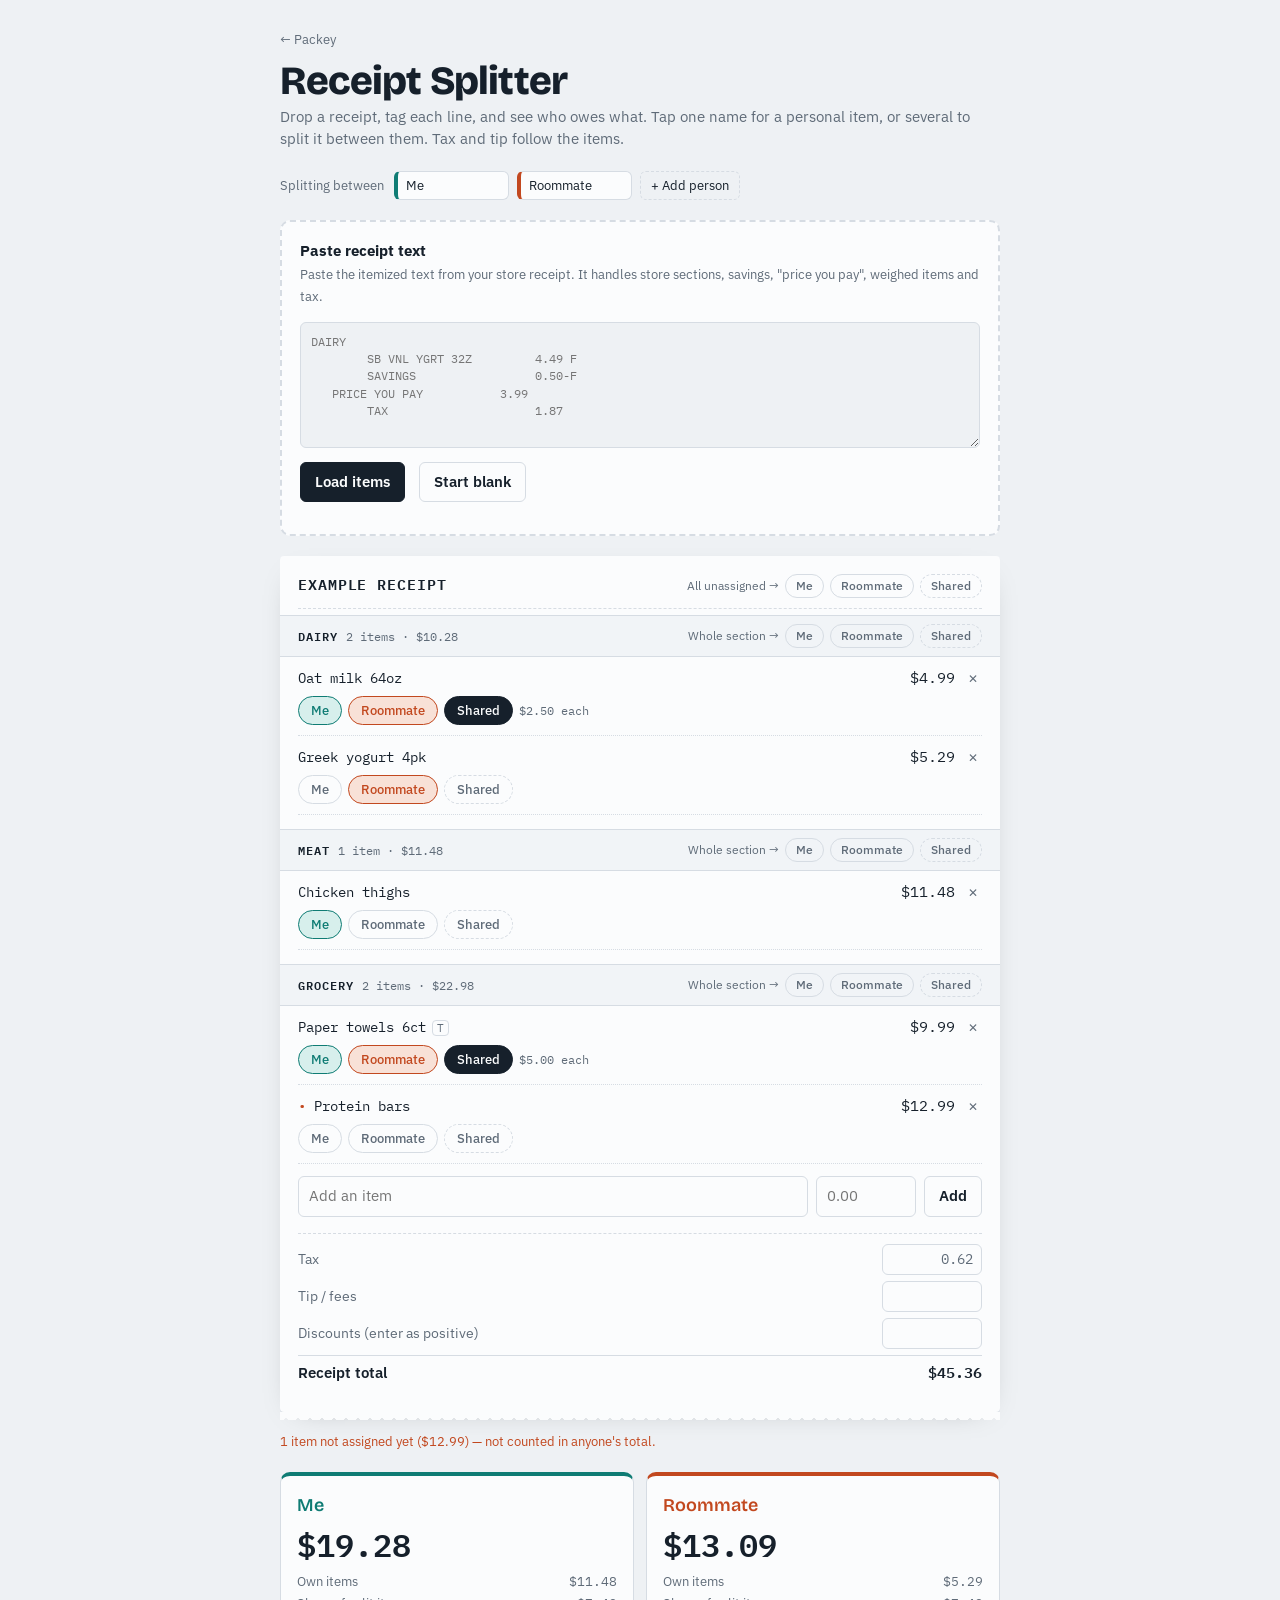
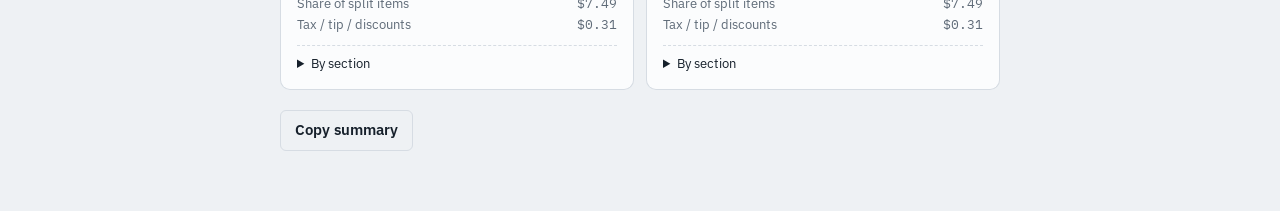
<file: receipts/index.html>
<!DOCTYPE html>
<html lang="en">
<head>
<meta charset="UTF-8">
<meta name="viewport" content="width=device-width, initial-scale=1.0, viewport-fit=cover">
<title>Receipt Splitter</title>
<style>[hidden]{display:none!important}body{margin:0}</style>
<link rel="preconnect" href="https://fonts.googleapis.com">
<link rel="stylesheet" href="https://fonts.googleapis.com/css2?family=Bricolage+Grotesque:opsz,wght@12..96,600;12..96,800&family=IBM+Plex+Mono:wght@400;600&family=IBM+Plex+Sans:wght@400;500;600&display=swap">
<style>
:root{
  --bg:#eef1f4; --paper:#fbfcfd; --ink:#16202b; --muted:#5f6b78; --line:#d6dce3; --band:#f1f4f7;
  --me:#0f7c74; --me-soft:#d7efec;
  --rm:#c2481f; --rm-soft:#f8e1d7;
  --sh:#5847b8; --sh-soft:#e5e1f7;
  --focus:#2f6fe0;
  --p0:#0f7c74;--p0-soft:#d7efec;--p1:#c2481f;--p1-soft:#f8e1d7;--p2:#5847b8;--p2-soft:#e5e1f7;--p3:#9a6a00;--p3-soft:#f6ead0;--p4:#1f64b8;--p4-soft:#dde9f8;--p5:#b0306a;--p5-soft:#f7dde8;
}
@media (prefers-color-scheme: dark){
  :root:not([data-theme="light"]){
    color-scheme:dark;
    --bg:#10151b; --paper:#18202a; --ink:#e7ecf1; --muted:#98a4b1; --line:#2c3643; --band:#1e2833;
    --me:#4fc6bb; --me-soft:#123a37; --rm:#f08a63; --rm-soft:#43241a; --sh:#a597f5; --sh-soft:#2b2550; --focus:#7aa7ff;
    --p0:#4fc6bb;--p0-soft:#123a37;--p1:#f08a63;--p1-soft:#43241a;--p2:#a597f5;--p2-soft:#2b2550;--p3:#e0b04a;--p3-soft:#3b2e10;--p4:#7fb0f0;--p4-soft:#15294a;--p5:#ee86b4;--p5-soft:#46182e;
  }
}
:root[data-theme="dark"]{
  color-scheme:dark;
  --bg:#10151b; --paper:#18202a; --ink:#e7ecf1; --muted:#98a4b1; --line:#2c3643; --band:#1e2833;
  --me:#4fc6bb; --me-soft:#123a37; --rm:#f08a63; --rm-soft:#43241a; --sh:#a597f5; --sh-soft:#2b2550; --focus:#7aa7ff;
  --p0:#4fc6bb;--p0-soft:#123a37;--p1:#f08a63;--p1-soft:#43241a;--p2:#a597f5;--p2-soft:#2b2550;--p3:#e0b04a;--p3-soft:#3b2e10;--p4:#7fb0f0;--p4-soft:#15294a;--p5:#ee86b4;--p5-soft:#46182e;
}
*{box-sizing:border-box}
body{background:var(--bg);color:var(--ink);font:15px/1.5 "IBM Plex Sans",system-ui,sans-serif;padding-inline:16px;padding-block:28px 60px}
.wrap{max-width:720px;margin:0 auto;display:grid;gap:20px}
h1{font-family:"Bricolage Grotesque",system-ui,sans-serif;font-weight:800;font-size:clamp(28px,6vw,40px);line-height:1.05;margin:0;letter-spacing:-.02em}
.back{display:inline-block;margin-bottom:10px;font-size:13px;color:var(--muted);text-decoration:none}
.back:hover{color:var(--ink)}
.sub{color:var(--muted);margin:4px 0 0}
.mono,.amt{font-family:"IBM Plex Mono",ui-monospace,monospace;font-variant-numeric:tabular-nums}
button,input{font:inherit;color:inherit}
button{cursor:pointer}
:focus-visible{outline:2px solid var(--focus);outline-offset:2px}

.names{display:flex;gap:10px;flex-wrap:wrap;align-items:center;color:var(--muted);font-size:13px}
.plist{display:flex;gap:8px;flex-wrap:wrap;align-items:center}
.pchip{display:inline-flex;align-items:center;border:1px solid var(--line);border-left:4px solid var(--c);background:var(--paper);border-radius:6px}
.pchip input{width:110px;border:0;background:transparent;padding:4px 8px;color:var(--ink)}
.px{border:0;background:none;color:var(--muted);font-size:12px;padding:0 8px}
.padd{border:1px dashed var(--line);background:transparent;border-radius:6px;padding:4px 10px;font-size:13px;color:var(--ink)}

.drop{border:2px dashed var(--line);border-radius:10px;background:var(--paper);padding:18px;display:flex;gap:14px;align-items:center;flex-wrap:wrap;transition:border-color .15s}
.drop.over{border-color:var(--sh)}
.drop textarea{flex-basis:100%;width:100%;font:12px/1.45 "IBM Plex Mono",ui-monospace,monospace;background:var(--bg);color:var(--ink);border:1px solid var(--line);border-radius:6px;padding:10px;resize:vertical;white-space:pre;overflow-x:auto}
.drop .or{color:var(--muted);font-size:13px}
.drop small{color:var(--muted)}
.qty{font-size:12px;color:var(--muted);margin-left:6px}
.tx{font-size:11px;border:1px solid var(--line);border-radius:4px;padding:0 4px;margin-left:6px;color:var(--muted)}
.splitq{border:0;background:none;color:var(--sh);font-size:12px;text-decoration:underline;padding:0 4px}
.btn{border:1px solid var(--ink);background:var(--ink);color:var(--paper);border-radius:6px;padding:8px 14px;font-weight:600}
.btn.ghost{background:transparent;color:var(--ink);border-color:var(--line)}
.status{font-size:13px;color:var(--muted)}
.status.err{color:var(--rm)}

.receipt{background:var(--paper);border-radius:4px;box-shadow:0 1px 0 var(--line),0 10px 30px -18px rgba(0,0,0,.35);padding:18px 18px 8px;position:relative}
.receipt::after{content:"";position:absolute;left:0;right:0;bottom:-8px;height:8px;background:linear-gradient(-45deg,transparent 6px,var(--paper) 0) 0 0/12px 8px,linear-gradient(45deg,transparent 6px,var(--paper) 0) 0 0/12px 8px}
.rhead{display:flex;justify-content:space-between;align-items:baseline;gap:10px;border-bottom:1px dashed var(--line);padding-bottom:10px;margin-bottom:6px;flex-wrap:wrap}
.store{font-family:"IBM Plex Mono",monospace;font-weight:600;text-transform:uppercase;letter-spacing:.06em}
.bulk{display:flex;gap:6px;flex-wrap:wrap;font-size:12px;color:var(--muted);align-items:center}
.bulk .seg button,.cat .seg button{padding:2px 10px;font-size:12px}

.cat{display:flex;justify-content:space-between;align-items:center;gap:8px 12px;flex-wrap:wrap;background:var(--band);margin:14px -18px 0;padding:8px 18px;border-block:1px solid var(--line)}
.cat:first-child{margin-top:4px}
.cat h3{margin:0;font:600 12px/1.3 "IBM Plex Mono",monospace;text-transform:uppercase;letter-spacing:.08em}
.cat h3 .meta{font-weight:400;color:var(--muted);letter-spacing:0;text-transform:none;margin-left:8px}
.cat .seg{grid-column:auto}
.cat .lbl{font-size:12px;color:var(--muted)}

.item{display:grid;grid-template-columns:1fr auto;gap:6px 12px;padding:10px 0;border-bottom:1px dotted var(--line);align-items:center}
.item .name{font-family:"IBM Plex Mono",monospace;font-size:14px;overflow-wrap:anywhere}
.item .amt{text-align:right}
.item .del{border:0;background:none;color:var(--muted);font-size:12px;padding:0 4px}
.seg{grid-column:1/-1;display:flex;flex-wrap:wrap;gap:6px;align-items:center}
.seg button{border:1px solid var(--line);background:transparent;border-radius:99px;padding:4px 12px;font-size:13px;font-weight:500;color:var(--muted)}
.seg button[aria-pressed="true"]{background:var(--soft);color:var(--c);border-color:var(--c)}
.seg button.all{border-style:dashed}
.seg button.all[aria-pressed="true"]{background:var(--ink);color:var(--paper);border:1px solid var(--ink)}
.seg .each{font-size:12px;color:var(--muted);font-family:"IBM Plex Mono",monospace}
.item.unset .name::before{content:"• ";color:var(--rm)}

.add{display:flex;gap:8px;padding:12px 0;flex-wrap:wrap}
.add input{border:1px solid var(--line);background:transparent;border-radius:6px;padding:6px 10px}
.add #newName{flex:1;min-width:140px}
.add #newAmt{width:100px}

.extras{border-top:1px dashed var(--line);margin-top:4px;padding:10px 0 14px;display:grid;gap:6px}
.extras label{display:flex;justify-content:space-between;align-items:center;gap:10px;color:var(--muted);font-size:14px}
.extras input{width:100px;text-align:right;border:1px solid var(--line);background:transparent;border-radius:6px;padding:4px 8px}
.extras .tot{display:flex;justify-content:space-between;font-weight:600;padding-top:6px;border-top:1px solid var(--line)}
.note{font-size:12px;color:var(--muted);margin:0}

.split{display:grid;grid-template-columns:repeat(auto-fit,minmax(220px,1fr));gap:12px;align-items:start}
.person{border-radius:10px;padding:16px;background:var(--paper);border:1px solid var(--line);border-top:4px solid var(--c)}
.person h2{margin:0 0 8px;font-family:"Bricolage Grotesque",sans-serif;font-weight:600;font-size:18px;color:var(--c)}
.person .big{font-family:"IBM Plex Mono",monospace;font-size:32px;font-weight:600;line-height:1.1}
.row{display:flex;justify-content:space-between;gap:10px;font-size:13px;color:var(--muted)}
.rows{display:grid;gap:2px;margin-top:10px}
.person details{margin-top:10px;border-top:1px dashed var(--line);padding-top:8px}
.person summary{font-size:13px;cursor:pointer;color:var(--ink)}
.person details .rows{margin-top:6px}
.warn{font-size:13px;color:var(--rm);margin:0}
.copy{justify-self:start}
@media (prefers-reduced-motion:reduce){*{transition:none!important}}
</style>
</head>
<body>

<div class="wrap">
  <header>
    <a class="back" href="../living-situations/index.html">← Packey</a>
    <h1>Receipt Splitter</h1>
    <p class="sub">Drop a receipt, tag each line, and see who owes what. Tap one name for a personal item, or several to split it between them. Tax and tip follow the items.</p>
  </header>

  <div class="names"><span>Splitting between</span><span id="people" class="plist"></span></div>

  <div class="drop" id="drop">
    <label for="paste" style="flex-basis:100%"><strong>Paste receipt text</strong><br><small>Paste the itemized text from your store receipt. It handles store sections, savings, "price you pay", weighed items and tax.</small></label>
    <textarea id="paste" rows="6" spellcheck="false" placeholder="DAIRY&#10;        SB VNL YGRT 32Z         4.49 F&#10;        SAVINGS                 0.50-F&#10;   PRICE YOU PAY           3.99&#10;        TAX                     1.87"></textarea>
    <button class="btn" id="load">Load items</button>
    <button class="btn ghost" id="tidy" hidden>Clean up names</button>
    <span class="or">or</span>
    <input type="file" id="file" accept="image/*" hidden>
    <button class="btn ghost" id="pick">Use a photo</button>
    <button class="btn ghost" id="clear">Start blank</button>
    <div class="status" id="status" style="flex-basis:100%"></div>
  </div>

  <section class="receipt" aria-label="Receipt items">
    <div class="rhead">
      <span class="store" id="store">Example receipt</span>
      <span class="bulk">All unassigned → <span id="bulk" class="seg"></span></span>
    </div>
    <div id="items"></div>
    <form class="add" id="addForm">
      <input id="newName" placeholder="Add an item" aria-label="Item name">
      <input id="newAmt" placeholder="0.00" inputmode="decimal" aria-label="Item price">
      <button class="btn ghost" type="submit">Add</button>
    </form>
    <div class="extras">
      <label>Tax <input id="tax" class="mono" inputmode="decimal"></label>
      <label>Tip / fees <input id="tip" class="mono" inputmode="decimal"></label>
      <label>Discounts (enter as positive) <input id="disc" class="mono" inputmode="decimal"></label>
      <div class="tot"><span>Receipt total</span><span class="amt" id="grand"></span></div>
      <p class="note" id="printed"></p>
    </div>
  </section>

  <p class="warn" id="unsetWarn" hidden></p>
  <section class="split" id="split"></section>
  <button class="btn ghost copy" id="copy">Copy summary</button>
</div>

<script>
const $ = s => document.querySelector(s);
const money = n => (n<0?"-":"") + "$" + Math.abs(n).toFixed(2);
const num = v => { const n = parseFloat(String(v).replace(/[^0-9.\-]/g,"")); return isFinite(n) ? n : 0; };

const PALETTE = 6;
const LEGACY = {me:["p1"], rm:["p2"], sh:["p1","p2"]};
const OTHER = "Other items";

const EXAMPLE = {store:"Example receipt", items:[
  {name:"Oat milk 64oz", price:4.99, cat:"Dairy", who:["p1","p2"]},
  {name:"Greek yogurt 4pk", price:5.29, cat:"Dairy", who:["p2"]},
  {name:"Chicken thighs", price:11.48, cat:"Meat", who:["p1"]},
  {name:"Paper towels 6ct", price:9.99, cat:"Grocery", tax:true, who:["p1","p2"]},
  {name:"Protein bars", price:12.99, cat:"Grocery", who:[]},
], tax:0.62, tip:0, disc:0, printedTotal:null};

let state, people;
try { state = JSON.parse(localStorage.getItem("rsplit")) } catch(e) {}
if (!state || !Array.isArray(state.items)) state = structuredClone(EXAMPLE);
try { people = JSON.parse(localStorage.getItem("rsplit-people")) } catch(e) {}
if (!Array.isArray(people) || people.length < 2) {
  people = [{id:"p1", name:"Me"}, {id:"p2", name:"Roommate"}];
  try { const n = JSON.parse(localStorage.getItem("rsplit-names")); if (n) { people[0].name = n.me || "Me"; people[1].name = n.rm || "Roommate"; } } catch(e) {}
}

const nameOf = p => p.name.trim() || "Person " + (people.indexOf(p) + 1);
const colorOf = id => { const i = people.findIndex(p => p.id === id) % PALETTE; return {c:`var(--p${i})`, soft:`var(--p${i}-soft)`}; };
const catTitle = s => s.toLowerCase().replace(/\b[a-z]/g, c => c.toUpperCase()).replace(/\b(And|Of|The)\b/g, w => w.toLowerCase());
const hasCats = () => state.items.some(it => it.cat);
// items from older versions and from the parsers may carry who as null or "me"/"rm"/"sh"
function normalize(){
  const ids = new Set(people.map(p => p.id));
  state.items.forEach(it => {
    if (!Array.isArray(it.who)) it.who = LEGACY[it.who] ? [...LEGACY[it.who]] : [];
    it.who = it.who.filter(id => ids.has(id));
  });
}
function save(){ try{ localStorage.setItem("rsplit", JSON.stringify(state)); localStorage.setItem("rsplit-people", JSON.stringify(people)); }catch(e){} }

function renderPeople(){
  const box = $("#people"); box.innerHTML = "";
  people.forEach((p, i) => {
    const chip = document.createElement("span"); chip.className = "pchip"; chip.style.setProperty("--c", colorOf(p.id).c);
    const inp = document.createElement("input"); inp.id = "name-" + p.id; inp.value = p.name; inp.placeholder = "Name"; inp.setAttribute("aria-label", `Person ${i+1} name`);
    inp.oninput = () => { p.name = inp.value; renderItems(); renderSplit(); save(); };
    chip.append(inp);
    if (people.length > 2) {
      const x = document.createElement("button"); x.type = "button"; x.className = "px"; x.textContent = "✕"; x.setAttribute("aria-label", `Remove ${nameOf(p)}`);
      x.onclick = () => { people.splice(i, 1); update(); renderPeople(); };
      chip.append(x);
    }
    box.append(chip);
  });
  const add = document.createElement("button"); add.type = "button"; add.className = "padd"; add.textContent = "+ Add person";
  add.onclick = () => {
    const id = "p" + (Math.max(0, ...people.map(p => +p.id.slice(1) || 0)) + 1);
    people.push({id, name:""}); update(); renderPeople(); $("#name-" + id).focus();
  };
  box.append(add);
}

function whoButtons(current, onPick){
  const frag = document.createDocumentFragment();
  people.forEach(p => {
    const b = document.createElement("button"); b.type = "button"; b.textContent = nameOf(p);
    const col = colorOf(p.id); b.style.setProperty("--c", col.c); b.style.setProperty("--soft", col.soft);
    if (current) b.setAttribute("aria-pressed", String(current.includes(p.id)));
    b.onclick = () => onPick([p.id], p.id);
    frag.append(b);
  });
  const all = document.createElement("button"); all.type = "button"; all.textContent = people.length === 2 ? "Shared" : "Everyone";
  all.className = "all";
  if (current) all.setAttribute("aria-pressed", String(current.length === people.length));
  all.onclick = () => onPick(people.map(p => p.id), null);
  frag.append(all);
  return frag;
}

// sections in the order the receipt lists them; items keep their index in state.items
function groups(){
  const order = [], by = {};
  state.items.forEach((it, i) => {
    const k = hasCats() ? (it.cat || OTHER) : "";
    if (!by[k]) { by[k] = []; order.push(k); }
    by[k].push(i);
  });
  return order.map(k => ({cat:k, idx:by[k]}));
}

function itemRow(it, i){
  const row = document.createElement("div");
  row.className = "item" + (it.who.length ? "" : " unset");
  const nm = document.createElement("span"); nm.className="name"; nm.textContent = it.name;
  if (it.units && it.units.length > 1) {
    const q = document.createElement("span"); q.className="qty"; q.textContent = "×" + it.units.length;
    const sp = document.createElement("button"); sp.className="splitq"; sp.type="button"; sp.textContent="split";
    sp.setAttribute("aria-label", "Split into separate lines");
    sp.onclick = () => { state.items.splice(i, 1, ...it.units.map(p => ({name:it.name, price:p, tax:it.tax, cat:it.cat, who:[...it.who]}))); update(); };
    nm.append(q, sp);
  }
  if (it.tax) { const t = document.createElement("span"); t.className="tx"; t.title="Taxable"; t.textContent="T"; nm.append(t); }
  const right = document.createElement("span"); right.className="amt";
  right.innerHTML = `${money(it.price)} <button class="del" aria-label="Remove item">✕</button>`;
  right.querySelector(".del").onclick = () => { state.items.splice(i,1); update(); };
  const seg = document.createElement("div"); seg.className="seg"; seg.setAttribute("role","group");
  // tapping a name toggles that person in or out, so any group can split an item; Everyone selects all
  seg.append(whoButtons(it.who, (ids, one) => {
    if (one) it.who = it.who.includes(one) ? it.who.filter(x => x !== one) : [...it.who, one];
    else it.who = it.who.length === people.length ? [] : ids;
    update();
  }));
  if (it.who.length > 1) {
    const note = document.createElement("span"); note.className = "each"; note.textContent = `${money(it.price / it.who.length)} each`;
    seg.append(note);
  }
  row.append(nm, right, seg);
  return row;
}

function renderItems(){
  const box = $("#items");
  box.innerHTML = "";
  $("#store").textContent = state.store || "Receipt";
  groups().forEach(g => {
    if (g.cat) {
      const items = g.idx.map(i => state.items[i]);
      const head = document.createElement("div"); head.className = "cat";
      const h = document.createElement("h3"); h.textContent = g.cat;
      const meta = document.createElement("span"); meta.className = "meta";
      meta.textContent = `${items.length} item${items.length>1?"s":""} · ${money(items.reduce((s,it)=>s+it.price,0))}`;
      h.append(meta);
      // one tap assigns the whole section, e.g. all of Health and Beauty to one person
      const seg = document.createElement("span"); seg.className = "seg";
      const lbl = document.createElement("span"); lbl.className = "lbl"; lbl.textContent = "Whole section →";
      seg.append(lbl, whoButtons(null, ids => { items.forEach(it => it.who = [...ids]); update(); }));
      head.append(h, seg);
      box.append(head);
    }
    g.idx.forEach(i => box.append(itemRow(state.items[i], i)));
  });
  const bulk = $("#bulk"); bulk.innerHTML = "";
  bulk.append(whoButtons(null, ids => { state.items.forEach(it => { if (!it.who.length) it.who = [...ids]; }); update(); }));
  $("#tax").value = state.tax ? state.tax.toFixed(2) : "";
  $("#tip").value = state.tip ? state.tip.toFixed(2) : "";
  $("#disc").value = state.disc ? state.disc.toFixed(2) : "";
}

function compute(){
  const sub = state.items.reduce((s, it) => s + it.price, 0);
  const taxBase = state.items.reduce((s, it) => s + (it.tax ? it.price : 0), 0);
  const tax = state.tax||0, other = (state.tip||0) - (state.disc||0);
  const per = Object.fromEntries(people.map(p => [p.id, {own:0, split:0, total:0, cats:{}}]));
  let unSum = 0;
  // tax lands on taxable (T) items when the receipt marks them; tip and discounts spread by price
  state.items.forEach(it => {
    const taxShare = taxBase > 0 ? (it.tax ? it.price / taxBase * tax : 0) : (sub ? it.price / sub * tax : 0);
    const full = it.price + taxShare + (sub ? it.price / sub * other : 0);
    if (!it.who.length) { unSum += it.price; return; }
    const cat = it.cat || OTHER;
    it.who.forEach(id => {
      const r = per[id]; if (!r) return;
      if (it.who.length === 1) r.own += it.price; else r.split += it.price / it.who.length;
      r.total += full / it.who.length;
      r.cats[cat] = (r.cats[cat] || 0) + it.price / it.who.length;
    });
  });
  return {sub, unSum, grand: sub + tax + other, per};
}

function renderSplit(){
  const c = compute(), order = groups().map(g => g.cat || OTHER);
  $("#grand").textContent = money(c.grand);
  const p = state.printedTotal;
  $("#printed").textContent = p!=null && Math.abs(p - c.grand) > 0.01
    ? `Printed total was ${money(p)} — ${money(c.grand - p)} off. Check the items, tax, or discounts.` : (p!=null ? `Matches the printed total of ${money(p)}.` : "");
  const open = new Set([...document.querySelectorAll(".person details[open]")].map(d => d.dataset.id));
  $("#split").innerHTML = people.map(pp => { const r = c.per[pp.id];
    const cats = order.filter(k => r.cats[k] > 0.004);
    const byCat = hasCats() && cats.length ? `<details data-id="${pp.id}"${open.has(pp.id)?" open":""}><summary>By section</summary><div class="rows">${
      cats.map(k => `<div class="row"><span>${escapeHtml(k)}</span><span class="amt">${money(r.cats[k])}</span></div>`).join("")}</div></details>` : "";
    return `<article class="person" style="--c:${colorOf(pp.id).c}"><h2>${escapeHtml(nameOf(pp))}</h2>
    <div class="big">${money(r.total)}</div>
    <div class="rows"><div class="row"><span>Own items</span><span class="amt">${money(r.own)}</span></div>
    <div class="row"><span>Share of split items</span><span class="amt">${money(r.split)}</span></div>
    <div class="row"><span>Tax / tip / discounts</span><span class="amt">${money(r.total - r.own - r.split)}</span></div></div>${byCat}</article>`; }).join("");
  const un = state.items.filter(i => !i.who.length).length;
  $("#unsetWarn").hidden = !un;
  $("#unsetWarn").textContent = `${un} item${un>1?"s":""} not assigned yet (${money(c.unSum)}) — not counted in anyone's total.`;
}
function escapeHtml(s){ return s.replace(/[&<>"]/g, ch => ({"&":"&amp;","<":"&lt;",">":"&gt;",'"':"&quot;"}[ch])); }
function update(){ normalize(); renderItems(); renderSplit(); save(); }

["tax","tip","disc"].forEach(k => $("#"+k).addEventListener("change", e => { state[k] = num(e.target.value); update(); }));
$("#addForm").addEventListener("submit", e => { e.preventDefault();
  const n = $("#newName").value.trim(), a = num($("#newAmt").value);
  if (!n || !a) return;
  state.items.push({name:n, price:a, cat: hasCats() ? "Added by hand" : undefined, who:[]}); $("#newName").value=""; $("#newAmt").value=""; update(); $("#newName").focus(); });
$("#clear").onclick = () => { state = {store:"Receipt", items:[], tax:0, tip:0, disc:0, printedTotal:null}; setStatus(""); update(); };

$("#copy").onclick = async () => {
  const c = compute();
  const txt = `${state.store||"Receipt"} — ${money(c.grand)}\n` + people.map(p => `${nameOf(p)}: ${money(c.per[p.id].total)}`).join("\n");
  try { await navigator.clipboard.writeText(txt); $("#copy").textContent="Copied"; setTimeout(()=>$("#copy").textContent="Copy summary",1500); }
  catch(e){ setStatus(txt.replace(/\n/g," · ")); }
};

// Pasted receipt text (grocery register format: section headings, NAME  4.99 F, SAVINGS 0.50-F, PRICE YOU PAY, TAX, BALANCE)
function parseReceipt(text){
  const out = {store:"Receipt", items:[], tax:0, tip:0, disc:0, printedTotal:null};
  let last = null, detail = "", cat;
  for (const raw of text.split(/\r?\n/)) {
    const line = raw.replace(/\*+/g, "").trim();
    if (!line) continue;
    let m;
    if (/^total after savings|^subtotal/i.test(line)) continue;
    if ((m = line.match(/^(?:sales\s+)?tax\b.*?(-?\d+\.\d{2})\s*$/i))) { out.tax += num(m[1]); continue; }
    if ((m = line.match(/^(?:balance|total|amount due)\b.*?(\d+\.\d{2})\s*$/i))) { out.printedTotal = num(m[1]); continue; }
    if ((m = line.match(/^(?:savings|coupon|discount|you saved)\b.*?(\d+\.\d{2})-/i))) { if (last) last.price -= num(m[1]); else out.disc += num(m[1]); continue; }
    if ((m = line.match(/^price you pay\s+(\d+\.\d{2})/i))) { if (last) last.price = num(m[1]); continue; }
    if (line.includes("@")) { if (!line.includes("=")) detail = line; continue; }
    // a line of only capital words with no price is a store section, e.g. "BAKE SHOP" or "SEAFOOD / FISH"
    if (/^[A-Z][A-Z &\/\-',.]*[A-Z]$/.test(line) && !/^WT$/.test(line)) { cat = catTitle(line); last = null; continue; }
    if ((m = line.match(/^(?:WT\s+)?\+?(.+?)\s{2,}(\d+\.\d{2})(-?)\s*([A-Z]{1,2})?$/))) {
      let name = m[1].trim(), price = num(m[2]);
      if (m[3]) { if (last) last.price -= price; continue; }
      const wt = detail.match(/([\d.]+)\s*lb/i), q = detail.match(/^(\d+)\s*@/);
      if (wt) name += ` (${wt[1]} lb)`; else if (q) name += ` ×${q[1]}`;
      last = {name, price, tax: m[4] === "T", cat, who:[]};
      out.items.push(last); detail = "";
    }
  }
  // merge repeated lines of the same product into one row; "split" breaks them back out
  const merged = [], byKey = {};
  for (const it of out.items) {
    it.price = Math.round(it.price * 100) / 100;
    const k = it.name + "|" + it.tax + "|" + it.cat;
    if (byKey[k]) { byKey[k].units.push(it.price); byKey[k].price = Math.round((byKey[k].price + it.price) * 100) / 100; }
    else { byKey[k] = {...it, units:[it.price]}; merged.push(byKey[k]); }
  }
  out.items = merged;
  return out;
}

$("#load").onclick = () => {
  const text = $("#paste").value;
  if (!text.trim()) { setStatus("Paste the receipt text into the box first.", true); return; }
  const r = parseReceipt(text);
  if (!r.items.length) { setStatus("No items found. Each item line should end with a price, like “EGGS 18CT   4.19 F”.", true); return; }
  state = r;
  const c = compute(), nCats = new Set(r.items.map(i => i.cat).filter(Boolean)).size;
  setStatus(`Loaded ${r.items.reduce((s,i)=>s+i.units.length,0)} lines as ${r.items.length} items` + (nCats ? ` in ${nCats} sections.` : ".") +
    (r.printedTotal != null ? (Math.abs(c.grand - r.printedTotal) < 0.01 ? ` Matches the ${money(r.printedTotal)} balance.` : ` Adds up to ${money(c.grand)} but the receipt says ${money(r.printedTotal)} — check the list.`) : ""));
  $("#tidy").hidden = !sample;
  update();
};

$("#tidy").onclick = async () => {
  if (!sample || !state.items.length) return;
  $("#tidy").disabled = true; setStatus("Cleaning up names…");
  try {
    const names = state.items.map(i => i.name);
    const res = await sample.json(`These are abbreviated grocery receipt item names, in order. Rewrite each as a short, readable product name in sentence case (e.g. "SB VNL YGRT 32Z" -> "Vanilla yogurt 32 oz", "NP ORG BBY SPNC" -> "Organic baby spinach"). Keep any "(x lb)" or "×n" suffix. Reply with only a JSON array of ${names.length} strings in the same order.\n\n${JSON.stringify(names)}`, {modelTier:"quick"});
    if (!Array.isArray(res) || res.length !== names.length) throw {code:"invalid_json"};
    state.items.forEach((it, i) => { if (res[i]) it.name = String(res[i]); });
    setStatus("Names cleaned up."); update();
  } catch(e) {
    setStatus(e && e.code === "not_granted" ? "Claude access was declined, so names stay as printed." : "Couldn't clean up the names. The originals are unchanged.", true);
  } finally { $("#tidy").disabled = false; }
};

function setStatus(msg, err){ const s=$("#status"); s.textContent=msg; s.classList.toggle("err", !!err); }

// Receipt reading via Claude
let sample = null;
const PROMPT = `This image is a store or restaurant receipt. Extract every purchased line item.
Reply with only JSON of this shape:
{"store": string, "items": [{"name": string, "price": number, "category": string|null, "taxable": boolean}], "tax": number, "tip": number, "discounts": number, "total": number|null}
Rules: price is the final line price after any per-item savings (quantity already multiplied). "category" is the store section heading the item is printed under (e.g. "Dairy", "Frozen Food"), or null if the receipt has no sections. "taxable" is true when the line is marked taxable (e.g. a "T" flag). Put order-level coupons into "discounts" as a positive number, not as items. "tip" includes tips, service or delivery fees. "tax" is all taxes combined. "total" is the printed grand total, or null. Use short readable item names (expand obvious abbreviations). Use 0 when a field is absent.`;

async function readReceipt(file){
  if (!sample) return;
  $("#pick").disabled = true;
  setStatus("Reading receipt… this can take up to a minute.");
  try {
    const r = await sample.json(PROMPT, {images:[file]});
    if (!r || !Array.isArray(r.items)) throw {code:"invalid_json"};
    state = {store: r.store || "Receipt",
      items: r.items.filter(i => i && i.name).map(i => ({name:String(i.name), price:num(i.price), tax:!!i.taxable, cat: i.category ? catTitle(String(i.category)) : undefined, who:[]})),
      tax:num(r.tax), tip:num(r.tip), disc:Math.abs(num(r.discounts)), printedTotal: r.total==null ? null : num(r.total)};
    setStatus(`Found ${state.items.length} items. Tag each one below.`);
    update();
  } catch(e) {
    const msg = {not_granted:"Claude access was declined, so the photo can't be read. You can still add items by hand.",
      rate_limited:"Too many requests right now. Try again in a minute.",
      image_rejected:"That image couldn't be read. Try a clearer JPEG or PNG under 20 MB.",
      invalid_json:"Couldn't make sense of that receipt. Try a sharper, flatter photo.",
      refused:"Claude couldn't read that image. Try a different photo."}[e && e.code] || "Something went wrong reading the receipt. Try again.";
    setStatus(msg, true);
  } finally { $("#pick").disabled = false; $("#file").value=""; }
}

$("#pick").onclick = () => $("#file").click();
$("#file").onchange = e => e.target.files[0] && readReceipt(e.target.files[0]);
const drop = $("#drop");
drop.addEventListener("dragover", e => { e.preventDefault(); drop.classList.add("over"); });
drop.addEventListener("dragleave", () => drop.classList.remove("over"));
drop.addEventListener("drop", e => { e.preventDefault(); drop.classList.remove("over"); const f=e.dataTransfer.files[0]; if (f && f.type.startsWith("image/")) readReceipt(f); });
document.addEventListener("paste", e => { const f=[...(e.clipboardData?.files||[])].find(f=>f.type.startsWith("image/")); if (f) readReceipt(f); });

update();
renderPeople();

(async () => {
  try { sample = window.claude ? await window.claude.use("sample") : null; } catch(e) { sample = null; }
  const lim = sample ? await sample.limits().catch(()=>null) : null;
  if (!lim?.images) { $("#pick").hidden = true; $(".drop .or").hidden = true; }
  $("#tidy").hidden = !sample || !state.items.some(i => /[A-Z]{3,}/.test(i.name));
})();
</script>
</body>
</html>
</file>
